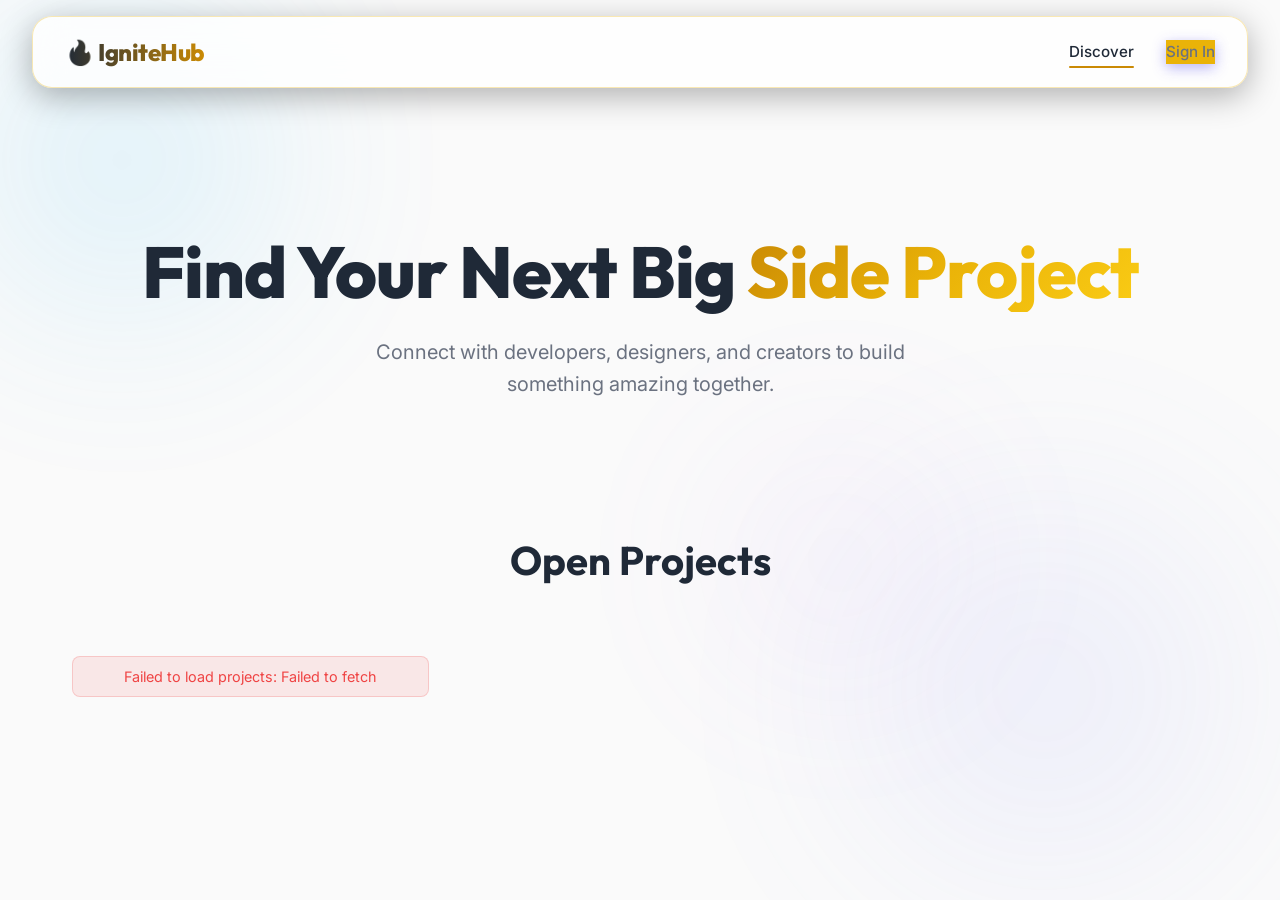
<file: frontend/index.html>
<!DOCTYPE html>
<html lang="en">
<head>
    <meta charset="UTF-8">
    <meta name="viewport" content="width=device-width, initial-scale=1.0">
    <title>IgniteHub | Project Collaboration Hub</title>
    <link rel="stylesheet" href="css/style.css">
    <link href="https://fonts.googleapis.com/css2?family=Inter:wght@300;400;500;600&family=Outfit:wght@500;700;800&display=swap" rel="stylesheet">
</head>
<body>
    <div class="bg-shapes">
        <div class="shape shape-1"></div>
        <div class="shape shape-2"></div>
        <div class="shape shape-3"></div>
    </div>

    <nav class="navbar glass-panel">
        <div class="logo">🔥 IgniteHub</div>
        <div class="nav-links">
            <a href="index.html" class="active">Discover</a>
            <a href="dashboard.html" id="nav-dashboard" style="display: none;">Dashboard</a>
            <a href="auth.html" class="btn-primary" id="nav-login">Sign In</a>
            <button class="btn-secondary" id="nav-logout" style="display: none;">Logout</button>
        </div>
    </nav>

    <header class="hero slide-up">
        <h1>Find Your Next Big <span class="gradient-text">Side Project</span></h1>
        <p>Connect with developers, designers, and creators to build something amazing together.</p>
    </header>

    <main class="container fade-in">
        <div class="section-header">
            <h2>Open Projects</h2>
        </div>
        <div class="projects-grid" id="projects-container">
            <!-- Projects will be dynamically injected here -->
        </div>
    </main>

    <script src="js/api.js"></script>
    <script src="js/app.js"></script>
</body>
</html>
</file>
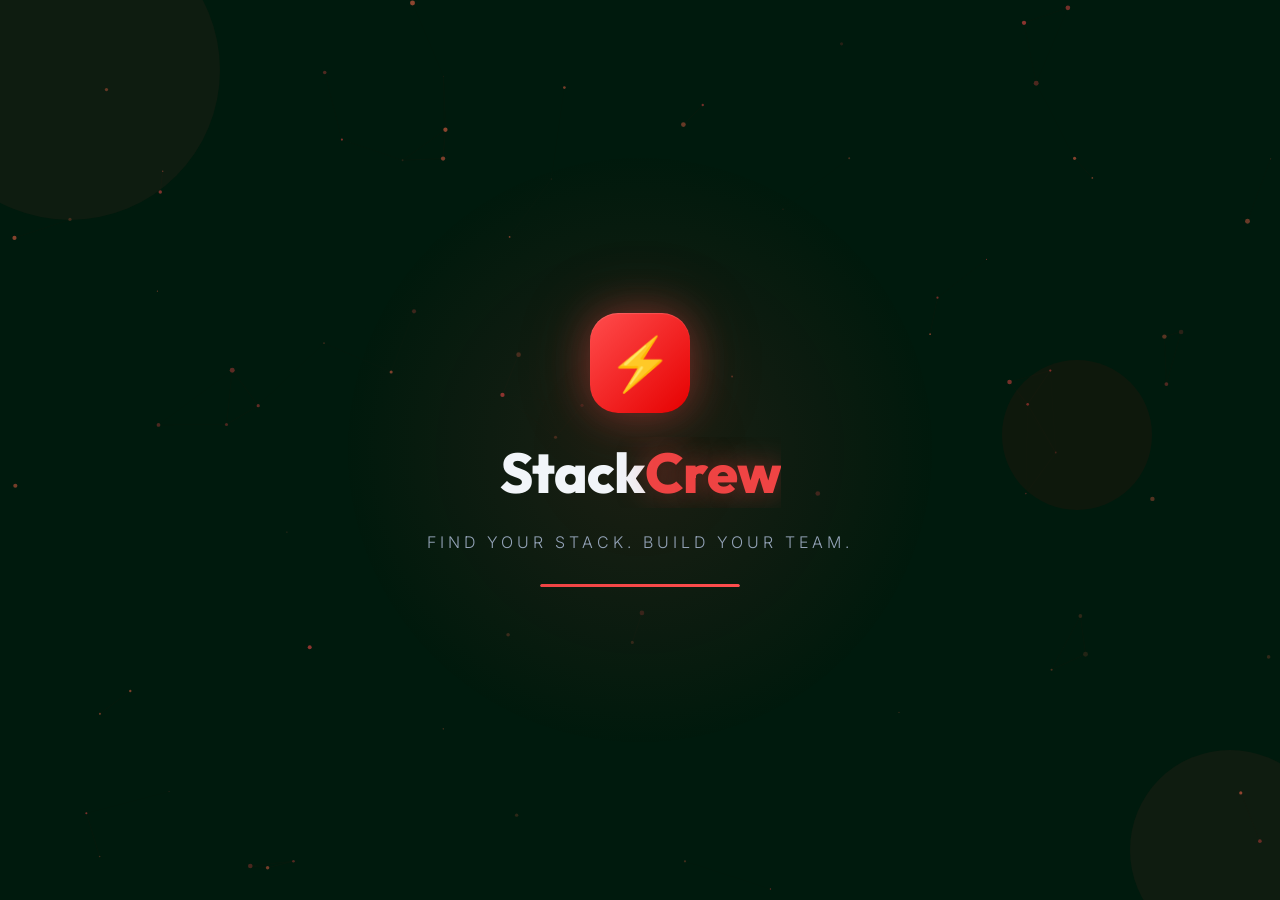
<file: backend/src/main/resources/static/index.html>
<!DOCTYPE html>
<html lang="en">
<head>
    <meta charset="UTF-8">
    <meta name="viewport" content="width=device-width, initial-scale=1.0">
    <title>StackCrew</title>
    <link href="https://fonts.googleapis.com/css2?family=Inter:wght@300;400;500;600&family=Outfit:wght@500;700;800&display=swap" rel="stylesheet">
    <style>
        *, *::before, *::after {
            margin: 0;
            padding: 0;
            box-sizing: border-box;
        }

        body {
            background: #001a0d;
            min-height: 100vh;
            display: flex;
            align-items: center;
            justify-content: center;
            overflow: hidden;
            font-family: 'Outfit', sans-serif;
        }

        /* ─── Particle Canvas ─── */
        #particles {
            position: fixed;
            inset: 0;
            z-index: 0;
        }

        /* ─── Radial glow behind logo ─── */
        .glow-bg {
            position: fixed;
            width: 600px;
            height: 600px;
            border-radius: 50%;
            background: radial-gradient(circle, rgba(239, 68, 68, 0.15) 0%, transparent 70%);
            top: 50%;
            left: 50%;
            transform: translate(-50%, -50%) scale(0);
            animation: glowPulse 3s ease-out 0.2s forwards;
            z-index: 1;
        }

        @keyframes glowPulse {
            0%   { transform: translate(-50%, -50%) scale(0); opacity: 0; }
            50%  { transform: translate(-50%, -50%) scale(1.2); opacity: 1; }
            100% { transform: translate(-50%, -50%) scale(1); opacity: 0.8; }
        }

        /* ─── Main container ─── */
        .splash-container {
            position: relative;
            z-index: 10;
            display: flex;
            flex-direction: column;
            align-items: center;
            gap: 24px;
        }

        /* ─── Lightning bolt icon ─── */
        .logo-icon {
            width: 100px;
            height: 100px;
            border-radius: 28px;
            background: linear-gradient(135deg, #ff4d4d, #e60000);
            display: flex;
            align-items: center;
            justify-content: center;
            font-size: 52px;
            box-shadow:
                0 0 40px rgba(239, 68, 68, 0.4),
                0 0 80px rgba(239, 68, 68, 0.2),
                inset 0 1px 1px rgba(255,255,255,0.15);
            opacity: 0;
            transform: scale(0.3) rotate(-20deg);
            animation: iconEntry 0.8s cubic-bezier(0.34, 1.56, 0.64, 1) 0.3s forwards,
                       iconFloat 3s ease-in-out 1.5s infinite alternate;
        }

        @keyframes iconEntry {
            0%   { opacity: 0; transform: scale(0.3) rotate(-20deg); }
            100% { opacity: 1; transform: scale(1) rotate(0deg); }
        }

        @keyframes iconFloat {
            0%   { transform: translateY(0); }
            100% { transform: translateY(-8px); }
        }

        /* Ring pulse around icon */
        .logo-icon::before,
        .logo-icon::after {
            content: '';
            position: absolute;
            border-radius: 28px;
            border: 2px solid rgba(239, 68, 68, 0.3);
            inset: -12px;
            opacity: 0;
            animation: ringPulse 2s ease-out 1s infinite;
        }
        .logo-icon::after {
            inset: -24px;
            animation-delay: 1.3s;
        }

        @keyframes ringPulse {
            0%   { transform: scale(0.8); opacity: 0.8; }
            100% { transform: scale(1.3); opacity: 0; }
        }

        /* ─── Brand name ─── */
        .brand-name {
            font-size: 56px;
            font-weight: 800;
            letter-spacing: -1px;
            color: #f1f5f9;
            overflow: hidden;
        }

        .brand-name span {
            display: inline-block;
            opacity: 0;
            transform: translateY(40px) rotateX(90deg);
            animation: letterReveal 0.5s cubic-bezier(0.34, 1.56, 0.64, 1) forwards;
        }

        @keyframes letterReveal {
            0%   { opacity: 0; transform: translateY(40px) rotateX(90deg); }
            100% { opacity: 1; transform: translateY(0) rotateX(0deg); }
        }

        .brand-name .red {
            color: #ef4444;
            text-shadow: 0 0 30px rgba(239, 68, 68, 0.5);
        }

        /* ─── Tagline ─── */
        .tagline {
            font-family: 'Inter', sans-serif;
            font-size: 16px;
            font-weight: 300;
            color: #94a3b8;
            letter-spacing: 4px;
            text-transform: uppercase;
            opacity: 0;
            transform: translateY(20px);
            animation: fadeUp 0.8s ease-out 1.6s forwards;
        }

        @keyframes fadeUp {
            0%   { opacity: 0; transform: translateY(20px); }
            100% { opacity: 1; transform: translateY(0); }
        }

        /* ─── Loading bar ─── */
        .loader-track {
            width: 200px;
            height: 3px;
            background: rgba(255, 255, 255, 0.08);
            border-radius: 10px;
            overflow: hidden;
            opacity: 0;
            animation: fadeUp 0.5s ease-out 2s forwards;
            margin-top: 8px;
        }

        .loader-fill {
            width: 0%;
            height: 100%;
            background: linear-gradient(90deg, #ef4444, #ff4d4d, #ef4444);
            background-size: 200% 100%;
            border-radius: 10px;
            animation: loaderGrow 2s ease-in-out 2.2s forwards,
                       loaderShimmer 1s linear 2.2s infinite;
        }

        @keyframes loaderGrow {
            0%   { width: 0%; }
            60%  { width: 75%; }
            100% { width: 100%; }
        }

        @keyframes loaderShimmer {
            0%   { background-position: 200% 0; }
            100% { background-position: -200% 0; }
        }

        /* ─── Fade-out transition ─── */
        .splash-exit {
            animation: exitSplash 0.6s cubic-bezier(0.4, 0, 0.2, 1) forwards;
        }

        @keyframes exitSplash {
            0%   { opacity: 1; transform: scale(1); }
            100% { opacity: 0; transform: scale(1.05); filter: blur(8px); }
        }

        /* ─── Floating shapes (decorative) ─── */
        .deco-shape {
            position: fixed;
            border-radius: 50%;
            opacity: 0.06;
            z-index: 0;
        }
        .deco-shape-1 {
            width: 300px; height: 300px;
            background: #ef4444;
            top: -80px; left: -80px;
            animation: decoFloat 8s ease-in-out infinite alternate;
        }
        .deco-shape-2 {
            width: 200px; height: 200px;
            background: #ff4d4d;
            bottom: -50px; right: -50px;
            animation: decoFloat 6s ease-in-out 1s infinite alternate-reverse;
        }
        .deco-shape-3 {
            width: 150px; height: 150px;
            background: #e60000;
            top: 40%; right: 10%;
            animation: decoFloat 7s ease-in-out 0.5s infinite alternate;
        }

        @keyframes decoFloat {
            0%   { transform: translate(0, 0); }
            100% { transform: translate(20px, -30px); }
        }
    </style>
</head>
<body>
    <canvas id="particles"></canvas>
    <div class="glow-bg"></div>

    <div class="deco-shape deco-shape-1"></div>
    <div class="deco-shape deco-shape-2"></div>
    <div class="deco-shape deco-shape-3"></div>

    <div class="splash-container" id="splashContainer">
        <div class="logo-icon" id="logoIcon">⚡</div>
        <div class="brand-name" id="brandName"></div>
        <div class="tagline">Find your stack. Build your team.</div>
        <div class="loader-track">
            <div class="loader-fill" id="loaderFill"></div>
        </div>
    </div>

    <script>
        // ─── Letter-by-letter reveal ───
        (function() {
            const name = 'StackCrew';
            const container = document.getElementById('brandName');
            const redStart = 5; // 'Crew' starts at index 5

            name.split('').forEach((char, i) => {
                const span = document.createElement('span');
                span.textContent = char;
                span.style.animationDelay = `${0.9 + i * 0.07}s`;
                if (i >= redStart) span.classList.add('red');
                container.appendChild(span);
            });
        })();

        // ─── Particle system ───
        (function() {
            const canvas = document.getElementById('particles');
            const ctx = canvas.getContext('2d');
            let w, h, particles = [];

            function resize() {
                w = canvas.width = window.innerWidth;
                h = canvas.height = window.innerHeight;
            }
            resize();
            window.addEventListener('resize', resize);

            class Particle {
                constructor() { this.reset(); }
                reset() {
                    this.x = Math.random() * w;
                    this.y = Math.random() * h;
                    this.size = Math.random() * 2 + 0.5;
                    this.speedX = (Math.random() - 0.5) * 0.4;
                    this.speedY = (Math.random() - 0.5) * 0.4;
                    this.opacity = Math.random() * 0.5 + 0.1;
                    this.hue = Math.random() > 0.5 ? 0 : 10; // red hues
                }
                update() {
                    this.x += this.speedX;
                    this.y += this.speedY;
                    if (this.x < 0 || this.x > w || this.y < 0 || this.y > h) this.reset();
                }
                draw() {
                    ctx.beginPath();
                    ctx.arc(this.x, this.y, this.size, 0, Math.PI * 2);
                    ctx.fillStyle = `hsla(${this.hue}, 80%, 60%, ${this.opacity})`;
                    ctx.fill();
                }
            }

            for (let i = 0; i < 80; i++) particles.push(new Particle());

            // Draw connections between nearby particles
            function drawConnections() {
                for (let i = 0; i < particles.length; i++) {
                    for (let j = i + 1; j < particles.length; j++) {
                        const dx = particles[i].x - particles[j].x;
                        const dy = particles[i].y - particles[j].y;
                        const dist = Math.sqrt(dx * dx + dy * dy);
                        if (dist < 120) {
                            ctx.beginPath();
                            ctx.moveTo(particles[i].x, particles[i].y);
                            ctx.lineTo(particles[j].x, particles[j].y);
                            ctx.strokeStyle = `rgba(239, 68, 68, ${0.06 * (1 - dist / 120)})`;
                            ctx.lineWidth = 0.5;
                            ctx.stroke();
                        }
                    }
                }
            }

            function animate() {
                ctx.clearRect(0, 0, w, h);
                particles.forEach(p => { p.update(); p.draw(); });
                drawConnections();
                requestAnimationFrame(animate);
            }
            animate();
        })();

        // ─── Auto-redirect after animation ───
        setTimeout(() => {
            document.getElementById('splashContainer').classList.add('splash-exit');
            document.querySelector('.glow-bg').classList.add('splash-exit');
            setTimeout(() => {
                // Check if user is logged in
                const token = localStorage.getItem('token');
                if (token) {
                    window.location.href = '/discover.html';
                } else {
                    window.location.href = '/auth.html';
                }
            }, 600);
        }, 4200);
    </script>
</body>
</html>
</file>
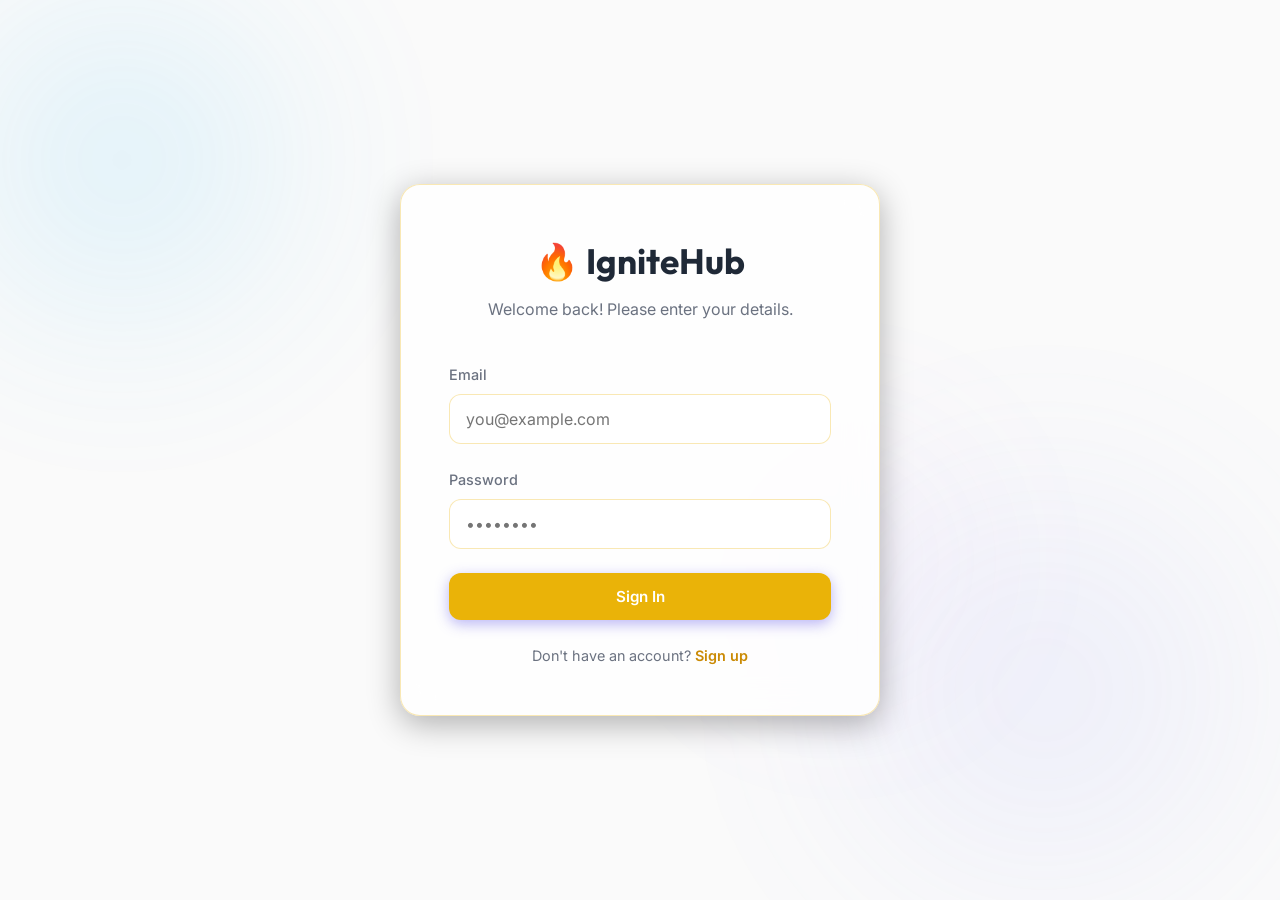
<file: frontend/auth.html>
<!DOCTYPE html>
<html lang="en">
<head>
    <meta charset="UTF-8">
    <meta name="viewport" content="width=device-width, initial-scale=1.0">
    <title>Sign In | IgniteHub</title>
    <link rel="stylesheet" href="css/style.css">
    <link href="https://fonts.googleapis.com/css2?family=Inter:wght@300;400;500;600&family=Outfit:wght@500;700;800&display=swap" rel="stylesheet">
</head>
<body class="auth-page">
    <div class="bg-shapes">
        <div class="shape shape-1"></div>
        <div class="shape shape-2"></div>
        <div class="shape shape-3"></div>
    </div>

    <div class="auth-container glass-panel slide-up">
        <div class="auth-header">
            <h2>🔥 IgniteHub</h2>
            <p id="auth-subtitle">Welcome back! Please enter your details.</p>
        </div>

        <!-- Login Form -->
        <form id="login-form" class="auth-form">
            <div class="form-group">
                <label for="login-email">Email</label>
                <input type="email" id="login-email" required placeholder="you@example.com">
            </div>
            <div class="form-group">
                <label for="login-password">Password</label>
                <input type="password" id="login-password" required placeholder="••••••••">
            </div>
            <button type="submit" class="btn-primary w-100">Sign In</button>
            <p class="auth-switch">Don't have an account? <a href="#" id="show-signup">Sign up</a></p>
        </form>

        <!-- Signup Form -->
        <form id="signup-form" class="auth-form hidden">
            <div class="form-group">
                <label for="signup-name">Full Name</label>
                <input type="text" id="signup-name" required placeholder="John Doe">
            </div>
            <div class="form-group">
                <label for="signup-email">Email</label>
                <input type="email" id="signup-email" required placeholder="you@example.com">
            </div>
            <div class="form-group">
                <label for="signup-password">Password</label>
                <input type="password" id="signup-password" required placeholder="••••••••">
            </div>
            <button type="submit" class="btn-primary w-100">Create Account</button>
            <p class="auth-switch">Already have an account? <a href="#" id="show-login">Sign in</a></p>
        </form>
        
        <div id="auth-error" class="error-message"></div>
    </div>

    <script src="js/api.js"></script>
    <script src="js/auth.js"></script>
</body>
</html>
</file>
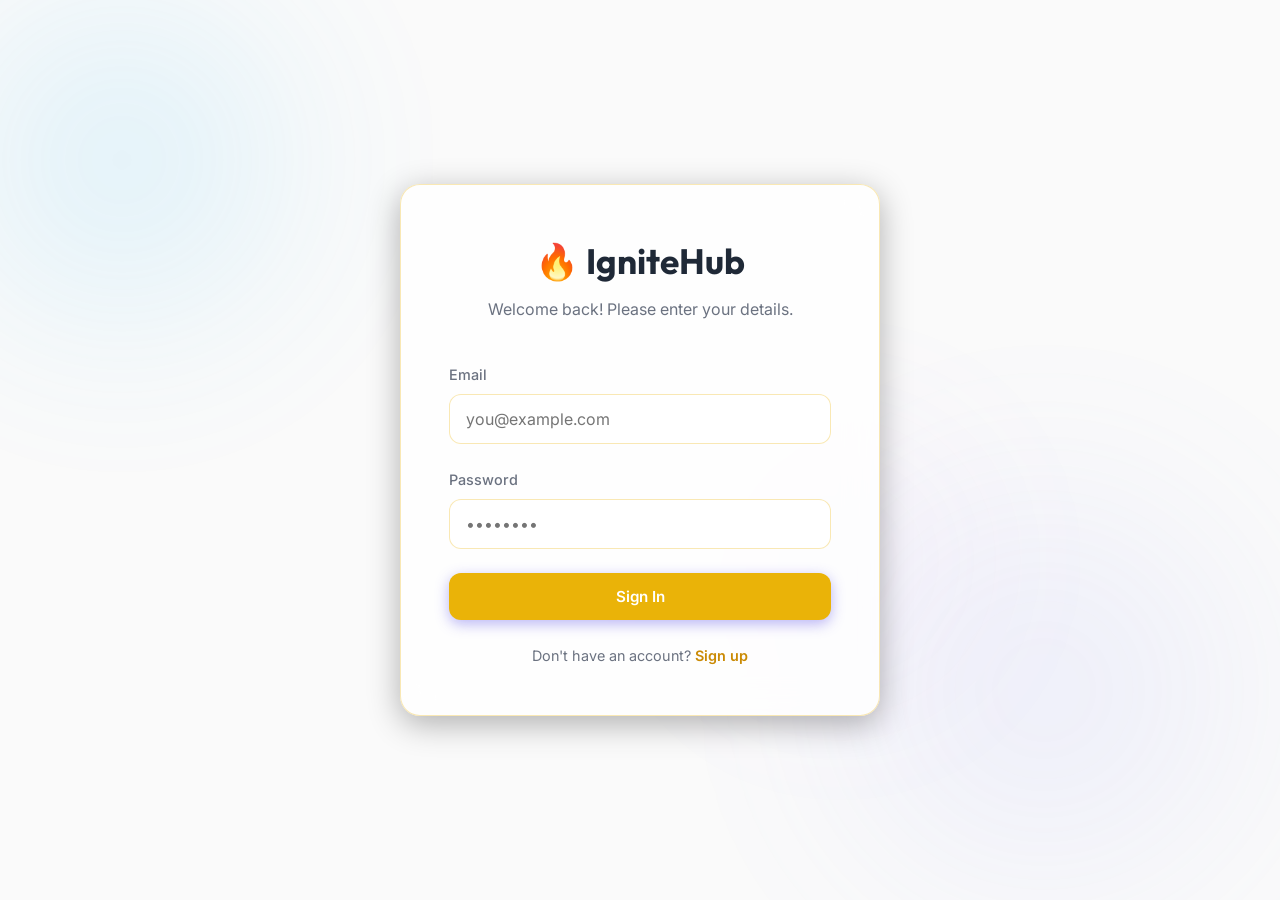
<file: frontend/dashboard.html>
<!DOCTYPE html>
<html lang="en">
<head>
    <meta charset="UTF-8">
    <meta name="viewport" content="width=device-width, initial-scale=1.0">
    <title>Dashboard | IgniteHub</title>
    <link rel="stylesheet" href="css/style.css">
    <link href="https://fonts.googleapis.com/css2?family=Inter:wght@300;400;500;600&family=Outfit:wght@500;700;800&display=swap" rel="stylesheet">
</head>
<body>
    <div class="bg-shapes">
        <div class="shape shape-1"></div>
        <div class="shape shape-2"></div>
        <div class="shape shape-3"></div>
    </div>

    <nav class="navbar glass-panel">
        <div class="logo">🔥 IgniteHub</div>
        <div class="nav-links">
            <a href="index.html">Discover</a>
            <a href="dashboard.html" class="active">Dashboard</a>
            <button class="btn-secondary" id="nav-logout">Logout</button>
        </div>
    </nav>

    <main class="container fade-in">
        <header class="dashboard-header">
            <div>
                <h2>Welcome to your <span class="gradient-text">Dashboard</span></h2>
                <p>Manage your projects and applications</p>
            </div>
            <button class="btn-primary glow-effect" id="btn-create-project">+ New Project</button>
        </header>

        <!-- Create Project Modal -->
        <div id="create-project-modal" class="modal hidden">
            <div class="modal-content glass-panel slide-up">
                <span class="close-modal">&times;</span>
                <h3>Create New Project</h3>
                <form id="create-project-form">
                    <div class="form-group">
                        <label for="proj-title">Project Title</label>
                        <input type="text" id="proj-title" required>
                    </div>
                    <div class="form-group">
                        <label for="proj-desc">Description</label>
                        <textarea id="proj-desc" rows="4" required></textarea>
                    </div>
                    <div class="form-group">
                        <label for="proj-stack">Tech Stack (comma separated)</label>
                        <input type="text" id="proj-stack" required placeholder="e.g. React, Node.js, MongoDB">
                    </div>
                    <button type="submit" class="btn-primary w-100">Publish Project</button>
                </form>
            </div>
        </div>

        <div class="dashboard-grid">
            <section class="dashboard-section glass-panel">
                <h3>My Projects</h3>
                <div class="list-container" id="my-projects-list">
                    <!-- Projects injected here -->
                </div>
            </section>
            
            <section class="dashboard-section glass-panel">
                <h3>My Applications</h3>
                <div class="list-container" id="my-applications-list">
                    <!-- Applications injected here -->
                </div>
            </section>
        </div>
    </main>

    <script src="js/api.js"></script>
    <script src="js/dashboard.js"></script>
</body>
</html>
</file>
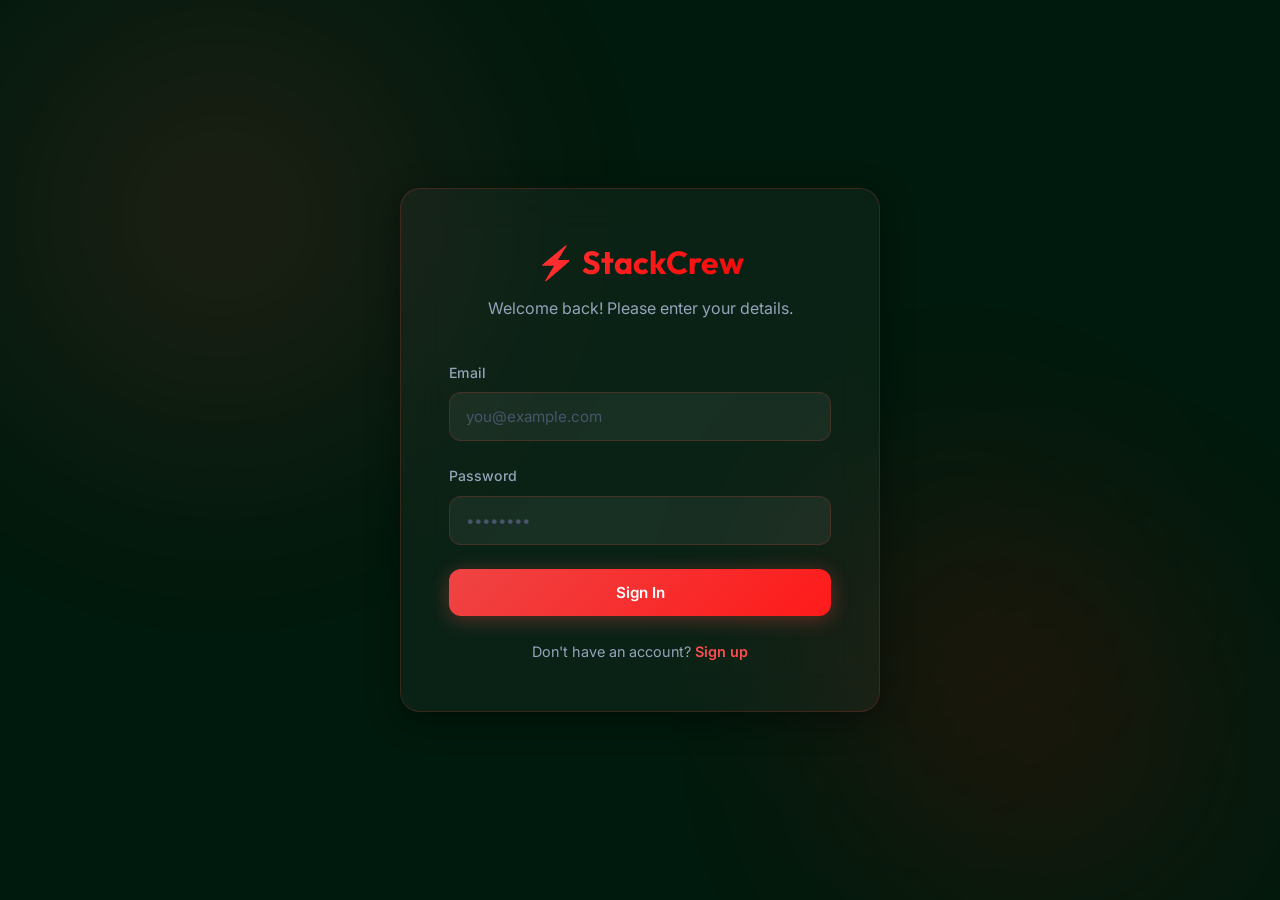
<file: backend/src/main/resources/static/auth.html>
<!DOCTYPE html>
<html lang="en">
<head>
    <meta charset="UTF-8">
    <meta name="viewport" content="width=device-width, initial-scale=1.0">
    <meta name="description" content="Sign in to StackCrew — the developer collaboration platform.">
    <title>Sign In | StackCrew</title>
    <link rel="stylesheet" href="css/style.css">
    <link href="https://fonts.googleapis.com/css2?family=Inter:wght@300;400;500;600&family=Outfit:wght@500;700;800&display=swap" rel="stylesheet">
</head>
<body class="auth-page">
    <div class="bg-shapes">
        <div class="shape shape-1"></div>
        <div class="shape shape-2"></div>
        <div class="shape shape-3"></div>
    </div>

    <div class="auth-container glass-panel slide-up">
        <div class="auth-header">
            <h2>⚡ StackCrew</h2>
            <p id="auth-subtitle">Welcome back! Please enter your details.</p>
        </div>

        <!-- Login Form -->
        <form id="login-form" class="auth-form">
            <div class="form-group">
                <label for="login-email">Email</label>
                <input type="email" id="login-email" required placeholder="you@example.com">
            </div>
            <div class="form-group">
                <label for="login-password">Password</label>
                <input type="password" id="login-password" required placeholder="••••••••">
            </div>
            <button type="submit" class="btn-primary w-100">Sign In</button>
            <p class="auth-switch">Don't have an account? <a href="#" id="show-signup">Sign up</a></p>
        </form>

        <!-- Signup Form -->
        <form id="signup-form" class="auth-form hidden">
            <div class="form-group">
                <label for="signup-name">Full Name</label>
                <input type="text" id="signup-name" required placeholder="John Doe">
            </div>
            <div class="form-group">
                <label for="signup-email">Email</label>
                <input type="email" id="signup-email" required placeholder="you@example.com">
            </div>
            <div class="form-group">
                <label for="signup-password">Password</label>
                <input type="password" id="signup-password" required placeholder="••••••••">
            </div>

            <button type="submit" class="btn-primary w-100">Create Account</button>
            <p class="auth-switch">Already have an account? <a href="#" id="show-login">Sign in</a></p>
        </form>

        <div id="auth-error" class="error-message"></div>
    </div>

    <script src="js/api.js"></script>
    <script src="js/auth.js"></script>
</body>
</html>
</file>
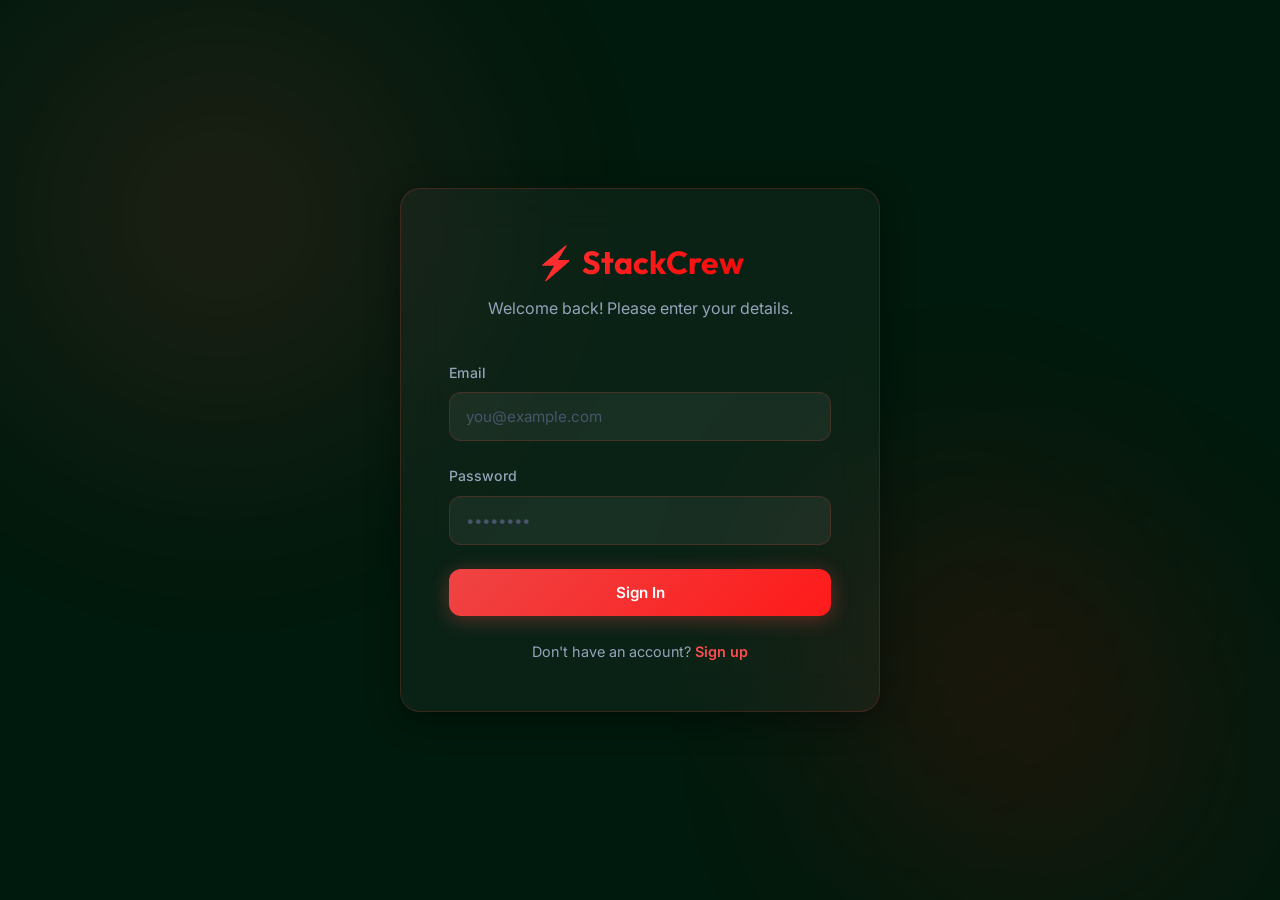
<file: backend/src/main/resources/static/dashboard.html>
<!DOCTYPE html>
<html lang="en">
<head>
    <meta charset="UTF-8">
    <meta name="viewport" content="width=device-width, initial-scale=1.0">
    <meta name="description" content="StackCrew Dashboard — Manage your projects, applications, and team collaborations.">
    <title>Dashboard | StackCrew</title>
    <link rel="stylesheet" href="css/style.css">
    <link href="https://fonts.googleapis.com/css2?family=Inter:wght@300;400;500;600&family=Outfit:wght@500;700;800&display=swap" rel="stylesheet">
</head>
<body>
    <div class="bg-shapes">
        <div class="shape shape-1"></div>
        <div class="shape shape-2"></div>
        <div class="shape shape-3"></div>
    </div>

    <nav class="navbar glass-panel">
        <div class="logo">⚡ StackCrew</div>
        <div class="nav-links">
            <a href="discover.html">Discover</a>
            <a href="dashboard.html" class="active">Dashboard</a>
            <button class="btn-secondary" id="nav-logout">Logout</button>
        </div>
    </nav>

    <main class="container fade-in">
        <header class="dashboard-header">
            <div>
                <h2>Welcome, <span id="user-name-display" class="gradient-text">Developer</span></h2>
                <p id="dashboard-role-desc">Post projects, edit profile, and request to collaborate with others.</p>
            </div>
            <button class="btn-primary glow-effect" id="btn-create-project">+ New Project</button>
        </header>

        <!-- Create Project Modal -->
        <div id="create-project-modal" class="modal hidden">
            <div class="modal-content glass-panel slide-up">
                <span class="close-modal">&times;</span>
                <h3>Create New Project</h3>
                <form id="create-project-form">
                    <div class="form-group inline-btn-group">
                        <div style="flex-grow: 1;">
                            <label for="proj-github-sync">GitHub Repo URL (Optional Sync)</label>
                            <input type="url" id="proj-github-sync" placeholder="https://github.com/user/repo">
                        </div>
                        <button type="button" class="btn-secondary" id="btn-github-sync" style="margin-top: 1.6rem; padding: 0.8rem 1.2rem; font-size: 0.85rem; white-space: nowrap;">⚡ Sync Repo</button>
                    </div>
                    <div id="github-sync-status" style="font-size: 0.82rem; margin-top: -1rem; margin-bottom: 1rem; font-weight: 500;"></div>

                    <div class="form-group">
                        <label for="proj-title">Project Title</label>
                        <input type="text" id="proj-title" required placeholder="e.g. AI Resume Builder">
                    </div>
                    <div class="form-group">
                        <label for="proj-desc">Description</label>
                        <textarea id="proj-desc" rows="4" required placeholder="Describe what you're building and what problem it solves..."></textarea>
                    </div>
                    <div class="form-group">
                        <label for="proj-stack">Tech Stack (comma separated)</label>
                        <input type="text" id="proj-stack" required placeholder="e.g. React, Node.js, MongoDB">
                    </div>
                    <div class="form-group">
                        <label for="proj-reqs">Required Skills / Roles (comma separated)</label>
                        <input type="text" id="proj-reqs" required placeholder="e.g. Backend Dev, UI/UX Designer">
                    </div>
                    <div class="form-group">
                        <label for="proj-commitment">Commitment Level</label>
                        <select id="proj-commitment" class="form-select">
                            <option value="Casual">🌱 Casual (1–3 hrs/week)</option>
                            <option value="Part-time">⚡ Part-time (5–10 hrs/week)</option>
                            <option value="Full-time">🚀 Full-time (20+ hrs/week)</option>
                        </select>
                    </div>
                    <button type="submit" class="btn-primary w-100">Publish Project</button>
                </form>
            </div>
        </div>

        <div class="dashboard-grid" id="dashboard-grid-container">
            <!-- Left Column: Projects -->
            <div style="display: flex; flex-direction: column; gap: 2rem;">
                <!-- Recommended Projects -->
                <section id="collaborator-projects-section" class="dashboard-section glass-panel">
                    <h3>🎯 Recommended For You</h3>
                    <div class="list-container" id="recommended-projects-list">
                        <!-- Recommended projects injected here -->
                    </div>
                </section>

                <!-- My Published Projects -->
                <section id="creator-section" class="dashboard-section glass-panel">
                    <h3>📦 My Published Projects</h3>
                    <div class="list-container" id="my-projects-list">
                        <!-- Projects injected here -->
                    </div>
                </section>
            </div>

            <!-- Right Column: Profile & Info -->
            <div style="display: flex; flex-direction: column; gap: 2rem;">
                <!-- My Profile Section -->
                <section class="dashboard-section glass-panel">
                    <h3>👤 My Profile</h3>
                    <form id="profile-form" style="display: flex; flex-direction: column; gap: 1rem; margin-top: 1rem;">
                        <div class="form-group" style="margin-bottom: 0;">
                            <label for="profile-name">Full Name</label>
                            <input type="text" id="profile-name" required>
                        </div>
                        <div class="form-group" style="margin-bottom: 0;">
                            <label for="profile-skills">My Skills (comma separated)</label>
                            <input type="text" id="profile-skills" placeholder="e.g. React, Java, Node.js">
                        </div>
                        <div class="form-group" style="margin-bottom: 0;">
                            <label for="profile-github">GitHub Profile URL</label>
                            <input type="url" id="profile-github" placeholder="https://github.com/yourusername">
                        </div>
                        <button type="submit" class="btn-primary w-100" style="padding: 0.75rem;">Save Profile</button>
                    </form>
                </section>

                <!-- My Notifications -->
                <section class="dashboard-section glass-panel">
                    <h3>🔔 Notifications</h3>
                    <div class="list-container" id="notifications-list">
                        <!-- Notifications injected here -->
                    </div>
                </section>

                <!-- My Applications -->
                <section class="dashboard-section glass-panel">
                    <h3>📋 My Applications</h3>
                    <div class="list-container" id="my-applications-list">
                        <!-- Applications injected here -->
                    </div>
                </section>
            </div>
        </div>
    </main>

    <script src="js/api.js?v=3"></script>
    <script src="js/dashboard.js?v=3"></script>
</body>
</html>
</file>
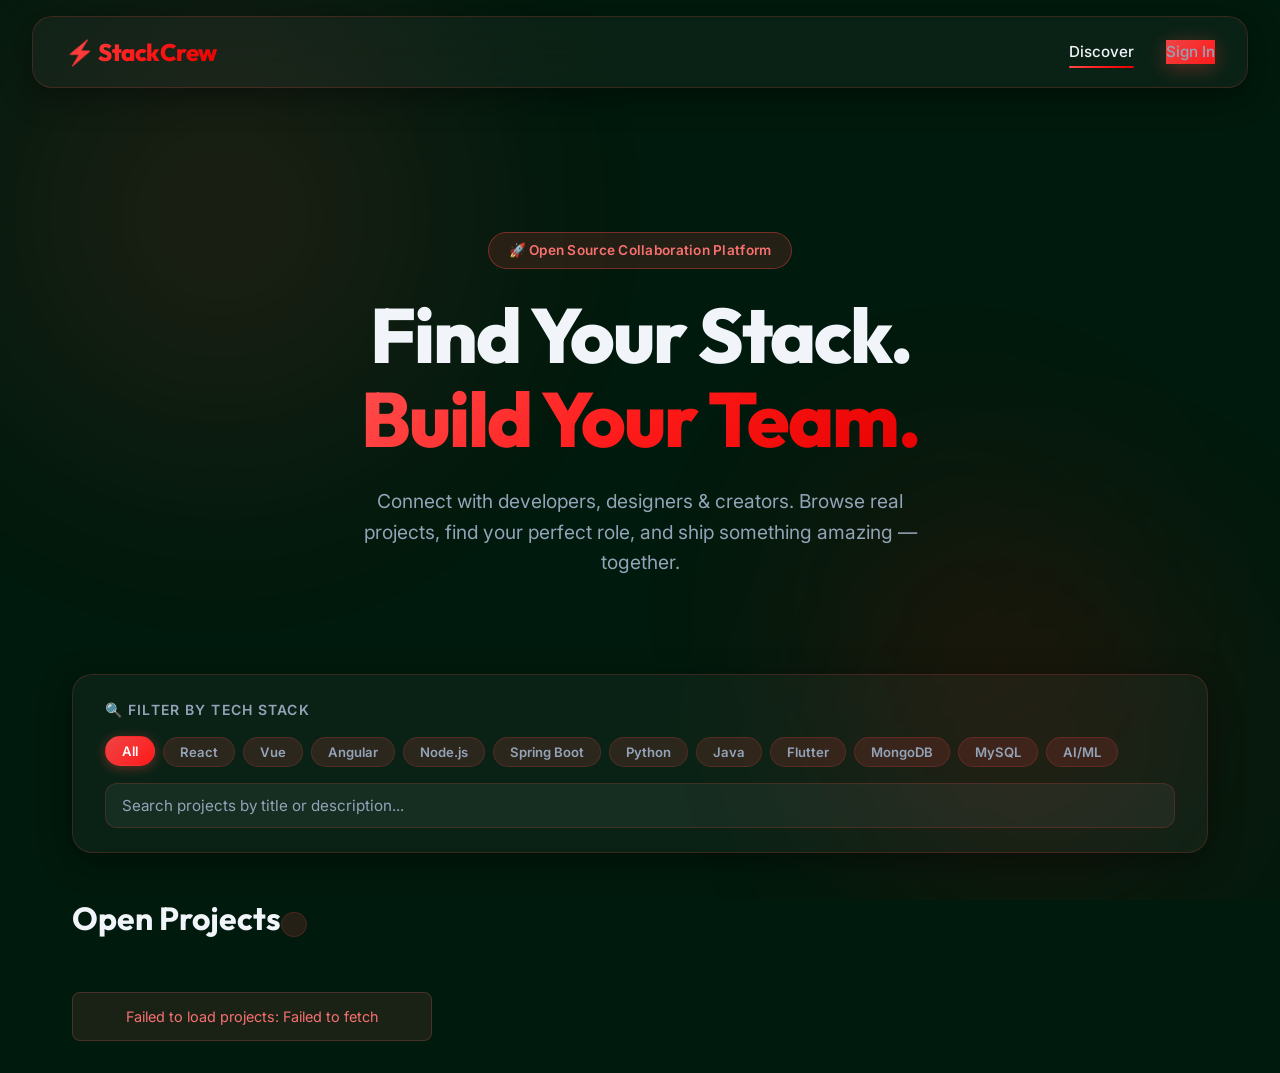
<file: backend/src/main/resources/static/discover.html>
<!DOCTYPE html>
<html lang="en">
<head>
    <meta charset="UTF-8">
    <meta name="viewport" content="width=device-width, initial-scale=1.0">
    <meta name="description" content="StackCrew — Find your stack, build your team, ship together. The developer collaboration platform where skills meet opportunity.">
    <title>StackCrew | Find Your Stack. Build Your Team.</title>
    <link rel="stylesheet" href="css/style.css">
    <link href="https://fonts.googleapis.com/css2?family=Inter:wght@300;400;500;600&family=Outfit:wght@500;700;800&display=swap" rel="stylesheet">
</head>
<body>
    <div class="bg-shapes">
        <div class="shape shape-1"></div>
        <div class="shape shape-2"></div>
        <div class="shape shape-3"></div>
    </div>

    <nav class="navbar glass-panel">
        <div class="logo">⚡ StackCrew</div>
        <div class="nav-links">
            <a href="discover.html" class="active">Discover</a>
            <a href="dashboard.html" id="nav-dashboard" style="display: none;">Dashboard</a>
            <a href="auth.html" class="btn-primary" id="nav-login">Sign In</a>
            <button class="btn-secondary" id="nav-logout" style="display: none;">Logout</button>
        </div>
    </nav>

    <header class="hero slide-up">
        <div class="hero-badge">🚀 Open Source Collaboration Platform</div>
        <h1>Find Your Stack.<br><span class="gradient-text">Build Your Team.</span></h1>
        <p>Connect with developers, designers & creators. Browse real projects, find your perfect role, and ship something amazing — together.</p>
    </header>

    <main class="container fade-in">
        <!-- Filter Bar -->
        <div class="filter-bar glass-panel">
            <div class="filter-title">🔍 Filter by Tech Stack</div>
            <div class="filter-tags" id="filter-tags">
                <button class="filter-tag active" data-tag="all">All</button>
                <button class="filter-tag" data-tag="React">React</button>
                <button class="filter-tag" data-tag="Vue">Vue</button>
                <button class="filter-tag" data-tag="Angular">Angular</button>
                <button class="filter-tag" data-tag="Node.js">Node.js</button>
                <button class="filter-tag" data-tag="Spring Boot">Spring Boot</button>
                <button class="filter-tag" data-tag="Python">Python</button>
                <button class="filter-tag" data-tag="Java">Java</button>
                <button class="filter-tag" data-tag="Flutter">Flutter</button>
                <button class="filter-tag" data-tag="MongoDB">MongoDB</button>
                <button class="filter-tag" data-tag="MySQL">MySQL</button>
                <button class="filter-tag" data-tag="AI/ML">AI/ML</button>
            </div>
            <div class="filter-search">
                <input type="text" id="search-input" placeholder="Search projects by title or description..." />
            </div>
        </div>

        <div class="section-header">
            <h2>Open Projects <span id="project-count" class="count-badge"></span></h2>
        </div>
        <div class="projects-grid" id="projects-container">
            <!-- Projects dynamically injected here -->
        </div>
    </main>

    <script src="js/api.js?v=3"></script>
    <script src="js/app.js?v=3"></script>
</body>
</html>
</file>
<file: frontend/css/style.css>
:root {
    /* Color Palette */
    --bg-dark: #fafafa;
    --bg-panel: rgba(255, 255, 255, 0.8);
    --bg-panel-hover: #ffffff;
    --border-color: rgba(234, 179, 8, 0.3);
    --border-highlight: rgba(234, 179, 8, 0.7);
    
    /* Typography Colors */
    --text-main: #1f2937;
    --text-muted: #6b7280;
    
    /* Accents */
    --primary: #eab308;
    --primary-hover: #ca8a04;
    --secondary: #fef08a;
    --secondary-hover: #fde047;
    
    /* Gradients */
    --gradient-1: #ca8a04;
    --gradient-2: #eab308;
    --gradient-3: #facc15;
    --gradient-glow: linear-gradient(135deg, var(--gradient-1), var(--gradient-2), var(--gradient-3));
    
    --error: #ef4444;
    --success: #10b981;
}

/* Base Styles */
* {
    margin: 0;
    padding: 0;
    box-sizing: border-box;
}

body {
    font-family: 'Inter', sans-serif;
    background-color: var(--bg-dark);
    color: var(--text-main);
    min-height: 100vh;
    display: flex;
    flex-direction: column;
    overflow-x: hidden;
    position: relative;
    line-height: 1.6;
}

h1, h2, h3, h4, .logo {
    font-family: 'Outfit', sans-serif;
}

/* Custom Scrollbar */
::-webkit-scrollbar {
    width: 8px;
}
::-webkit-scrollbar-track {
    background: var(--bg-dark);
}
::-webkit-scrollbar-thumb {
    background: var(--secondary);
    border-radius: 4px;
}
::-webkit-scrollbar-thumb:hover {
    background: var(--secondary-hover);
}

/* Background Animated Shapes */
.bg-shapes {
    position: fixed;
    top: 0; left: 0; right: 0; bottom: 0;
    z-index: -1;
    overflow: hidden;
    pointer-events: none;
}

.shape {
    position: absolute;
    border-radius: 50%;
    filter: blur(80px);
    opacity: 0.4;
    animation: float 20s infinite alternate ease-in-out;
}

.shape-1 {
    top: -10%; left: -10%;
    width: 500px; height: 500px;
    background: radial-gradient(circle, rgba(56,189,248,0.4) 0%, rgba(0,0,0,0) 70%);
}

.shape-2 {
    bottom: -10%; right: -5%;
    width: 600px; height: 600px;
    background: radial-gradient(circle, rgba(129,140,248,0.3) 0%, rgba(0,0,0,0) 70%);
    animation-delay: -5s;
}

.shape-3 {
    top: 40%; left: 50%;
    width: 400px; height: 400px;
    background: radial-gradient(circle, rgba(192,132,252,0.2) 0%, rgba(0,0,0,0) 70%);
    animation-delay: -10s;
}

@keyframes float {
    0% { transform: translate(0, 0) scale(1); }
    50% { transform: translate(50px, 30px) scale(1.1); }
    100% { transform: translate(-30px, 50px) scale(0.9); }
}

/* Utilities */
.container {
    max-width: 1200px;
    margin: 0 auto;
    padding: 2rem;
    width: 100%;
}

.gradient-text {
    background: var(--gradient-glow);
    -webkit-background-clip: text;
    -webkit-text-fill-color: transparent;
    display: inline-block;
}

.glass-panel {
    background: var(--bg-panel);
    backdrop-filter: blur(16px);
    -webkit-backdrop-filter: blur(16px);
    border: 1px solid var(--border-color);
    border-radius: 20px;
    box-shadow: 0 8px 32px rgba(0, 0, 0, 0.3);
    transition: all 0.3s ease;
}

.w-100 { width: 100%; }
.hidden { display: none !important; }

/* Animations */
.fade-in {
    animation: fadeIn 0.8s ease forwards;
}

.slide-up {
    animation: slideUp 0.8s cubic-bezier(0.16, 1, 0.3, 1) forwards;
}

@keyframes fadeIn {
    from { opacity: 0; }
    to { opacity: 1; }
}

@keyframes slideUp {
    from { opacity: 0; transform: translateY(40px); }
    to { opacity: 1; transform: translateY(0); }
}

/* Buttons */
button {
    cursor: pointer;
    font-weight: 600;
    font-family: 'Inter', sans-serif;
    border: none;
    border-radius: 12px;
    padding: 0.875rem 1.75rem;
    font-size: 0.95rem;
    transition: all 0.3s cubic-bezier(0.4, 0, 0.2, 1);
    position: relative;
    overflow: hidden;
}

.btn-primary {
    background: var(--primary);
    color: white;
    box-shadow: 0 4px 14px rgba(79, 70, 229, 0.4);
}

.btn-primary:hover {
    background: var(--primary-hover);
    transform: translateY(-2px);
    box-shadow: 0 6px 20px rgba(79, 70, 229, 0.6);
}

.btn-secondary {
    background: var(--secondary);
    color: white;
    border: 1px solid var(--border-color);
}

.btn-secondary:hover {
    background: var(--secondary-hover);
    transform: translateY(-2px);
    border-color: var(--border-highlight);
}

.glow-effect::before {
    content: '';
    position: absolute;
    top: 0; left: -100%;
    width: 100%; height: 100%;
    background: linear-gradient(90deg, transparent, rgba(255,255,255,0.2), transparent);
    transition: left 0.5s ease;
}

.glow-effect:hover::before {
    left: 100%;
}

/* Navigation */
.navbar {
    display: flex;
    justify-content: space-between;
    align-items: center;
    padding: 1rem 2rem;
    margin: 1rem 2rem;
    position: sticky;
    top: 1rem;
    z-index: 100;
}

.logo {
    font-size: 1.5rem;
    font-weight: 800;
    letter-spacing: -0.5px;
    background: linear-gradient(to right, var(--text-main), var(--primary-hover));
    -webkit-background-clip: text;
    -webkit-text-fill-color: transparent;
}

.nav-links {
    display: flex;
    gap: 2rem;
    align-items: center;
}

.nav-links a {
    color: var(--text-muted);
    text-decoration: none;
    font-weight: 500;
    font-size: 0.95rem;
    transition: color 0.2s;
    position: relative;
}

.nav-links a:hover, .nav-links a.active {
    color: var(--text-main);
}

.nav-links a:not(.btn-primary)::after {
    content: '';
    position: absolute;
    bottom: -4px;
    left: 0;
    width: 0%;
    height: 2px;
    background: var(--gradient-1);
    transition: width 0.3s ease;
    border-radius: 2px;
}

.nav-links a:not(.btn-primary):hover::after,
.nav-links a.active:not(.btn-primary)::after {
    width: 100%;
}

/* Hero Section */
.hero {
    text-align: center;
    padding: 8rem 2rem 6rem;
    display: flex;
    flex-direction: column;
    align-items: center;
    justify-content: center;
}

.hero h1 {
    font-size: clamp(2.5rem, 6vw, 4.5rem);
    margin-bottom: 1.5rem;
    line-height: 1.1;
    font-weight: 800;
    letter-spacing: -1px;
}

.hero p {
    font-size: clamp(1rem, 2vw, 1.25rem);
    color: var(--text-muted);
    max-width: 600px;
    margin: 0 auto;
    font-weight: 400;
}

/* Projects Grid */
.section-header {
    margin-bottom: 3rem;
    text-align: center;
}

.section-header h2 {
    font-size: 2.5rem;
    font-weight: 700;
}

.projects-grid {
    display: grid;
    grid-template-columns: repeat(auto-fill, minmax(320px, 1fr));
    gap: 2rem;
}

.project-card {
    padding: 2rem;
    background: var(--bg-panel);
    border: 1px solid var(--border-color);
    border-radius: 20px;
    transition: transform 0.4s cubic-bezier(0.175, 0.885, 0.32, 1.275), box-shadow 0.4s ease, border-color 0.4s ease;
    display: flex;
    flex-direction: column;
}

.project-card:hover {
    transform: translateY(-8px);
    box-shadow: 0 20px 40px rgba(0,0,0,0.4);
    border-color: var(--border-highlight);
    background: var(--bg-panel-hover);
}

.project-title {
    font-size: 1.4rem;
    margin-bottom: 0.75rem;
    font-weight: 700;
}

.project-desc {
    color: var(--text-muted);
    font-size: 0.95rem;
    margin-bottom: 2rem;
    line-height: 1.6;
    flex-grow: 1;
}

.tech-stack {
    display: flex;
    flex-wrap: wrap;
    gap: 0.5rem;
    margin-bottom: 1.5rem;
}

.tech-badge {
    background: rgba(234, 179, 8, 0.1);
    color: var(--primary-hover);
    padding: 0.35rem 0.85rem;
    border-radius: 999px;
    font-size: 0.8rem;
    font-weight: 600;
    border: 1px solid rgba(234, 179, 8, 0.2);
}

/* Forms & Auth */
.auth-page {
    display: flex;
    align-items: center;
    justify-content: center;
}

.auth-container {
    width: 100%;
    max-width: 480px;
    padding: 3rem;
    margin: 2rem;
}

.auth-header {
    text-align: center;
    margin-bottom: 2.5rem;
}

.auth-header h2 {
    font-size: 2.2rem;
    margin-bottom: 0.5rem;
}

.auth-header p {
    color: var(--text-muted);
}

.form-group {
    margin-bottom: 1.5rem;
}

.form-group label {
    display: block;
    margin-bottom: 0.5rem;
    font-size: 0.9rem;
    color: var(--text-muted);
    font-weight: 500;
}

.form-group input, .form-group textarea {
    width: 100%;
    padding: 0.875rem 1rem;
    background: #ffffff;
    border: 1px solid var(--border-color);
    border-radius: 12px;
    color: var(--text-main);
    font-size: 1rem;
    transition: all 0.3s ease;
    font-family: 'Inter', sans-serif;
}

.form-group input:focus, .form-group textarea:focus {
    outline: none;
    border-color: var(--primary);
    box-shadow: 0 0 0 3px rgba(234, 179, 8, 0.2);
    background: #ffffff;
}

.auth-switch {
    text-align: center;
    margin-top: 1.5rem;
    font-size: 0.9rem;
    color: var(--text-muted);
}

.auth-switch a {
    color: var(--gradient-1);
    text-decoration: none;
    font-weight: 600;
    transition: color 0.2s;
}

.auth-switch a:hover {
    color: white;
}

.error-message {
    color: var(--error);
    text-align: center;
    margin-top: 1rem;
    font-size: 0.9rem;
    background: rgba(239, 68, 68, 0.1);
    padding: 0.5rem;
    border-radius: 8px;
    border: 1px solid rgba(239, 68, 68, 0.2);
    display: none;
}
.error-message:not(:empty) {
    display: block;
}

/* Dashboard */
.dashboard-header {
    display: flex;
    justify-content: space-between;
    align-items: center;
    margin-bottom: 3rem;
}

.dashboard-header h2 {
    font-size: 2.2rem;
}

.dashboard-header p {
    color: var(--text-muted);
    margin-top: 0.5rem;
}

.dashboard-grid {
    display: grid;
    grid-template-columns: repeat(auto-fit, minmax(400px, 1fr));
    gap: 2rem;
    align-items: start;
}

.dashboard-section {
    padding: 2rem;
}

.dashboard-section h3 {
    margin-bottom: 1.5rem;
    font-size: 1.5rem;
    padding-bottom: 1rem;
    border-bottom: 1px solid var(--border-color);
}

/* Modal */
.modal {
    position: fixed;
    top: 0; left: 0; width: 100%; height: 100%;
    background: rgba(0,0,0,0.6);
    backdrop-filter: blur(8px);
    display: flex;
    align-items: center;
    justify-content: center;
    z-index: 1000;
    opacity: 0;
    visibility: hidden;
    transition: all 0.3s ease;
}

.modal:not(.hidden) {
    opacity: 1;
    visibility: visible;
}

.modal-content {
    width: 100%;
    max-width: 550px;
    padding: 2.5rem;
    position: relative;
}

.modal-content h3 {
    font-size: 1.8rem;
    margin-bottom: 2rem;
}

.close-modal {
    position: absolute;
    top: 1.5rem;
    right: 1.5rem;
    font-size: 2rem;
    cursor: pointer;
    color: var(--text-muted);
    transition: color 0.2s;
    line-height: 1;
}

.close-modal:hover {
    color: white;
}

.list-container {
    display: flex;
    flex-direction: column;
    gap: 1rem;
}

.list-item {
    padding: 1.25rem;
    background: rgba(255, 255, 255, 0.03);
    border: 1px solid var(--border-color);
    border-radius: 12px;
    display: flex;
    justify-content: space-between;
    align-items: center;
    transition: all 0.2s ease;
}

.list-item:hover {
    background: rgba(255, 255, 255, 0.05);
    border-color: var(--border-highlight);
}

@media (max-width: 768px) {
    .dashboard-grid {
        grid-template-columns: 1fr;
    }
    .hero h1 {
        font-size: 2.5rem;
    }
    .navbar {
        flex-direction: column;
        gap: 1rem;
    }
}
</file>
<file: backend/src/main/resources/static/css/style.css>
:root {
    /* Dark Premium Color Palette */
    --bg-dark: #001a0d;
    --bg-panel: rgba(255, 255, 255, 0.04);
    --bg-panel-hover: rgba(255, 255, 255, 0.08);
    --border-color: rgba(239, 68, 68, 0.2);
    --border-highlight: rgba(239, 68, 68, 0.6);

    /* Typography Colors */
    --text-main: #f1f5f9;
    --text-muted: #94a3b8;

    /* Accents — Red spectrum */
    --primary: #ef4444;
    --primary-hover: #dc2626;
    --secondary: rgba(239, 68, 68, 0.15);
    --secondary-hover: rgba(239, 68, 68, 0.25);

    /* Gradients */
    --gradient-1: #ff4d4d; /* intense red */
    --gradient-2: #ff1a1a; /* vivid scarlet */
    --gradient-3: #e60000; /* deep crimson */
    --gradient-glow: linear-gradient(135deg, var(--gradient-1), var(--gradient-2), var(--gradient-3));


    --gradient-glow: linear-gradient(135deg, var(--gradient-1), var(--gradient-2), var(--gradient-3));

    --error: #f87171;
    --success: #34d399;
    --warning: #fbbf24;
}

/* Base Styles */
* {
    margin: 0;
    padding: 0;
    box-sizing: border-box;
}

body {
    font-family: 'Inter', sans-serif;
    background-color: var(--bg-dark);
    color: var(--text-main);
    min-height: 100vh;
    display: flex;
    flex-direction: column;
    overflow-x: hidden;
    position: relative;
    line-height: 1.6;
}

h1, h2, h3, h4, .logo {
    font-family: 'Outfit', sans-serif;
}

/* Custom Scrollbar */
::-webkit-scrollbar { width: 6px; }
::-webkit-scrollbar-track { background: var(--bg-dark); }
::-webkit-scrollbar-thumb { background: var(--primary); border-radius: 4px; }
::-webkit-scrollbar-thumb:hover { background: var(--primary-hover); }

/* Background Animated Shapes */
.bg-shapes {
    position: fixed;
    top: 0; left: 0; right: 0; bottom: 0;
    z-index: -1;
    overflow: hidden;
    pointer-events: none;
}

.shape {
    position: absolute;
    border-radius: 50%;
    filter: blur(100px);
    opacity: 0.3;
    animation: float 25s infinite alternate ease-in-out, rotate 30s infinite linear;
}

.shape-1 {
    top: -15%; left: -10%;
    width: 700px; height: 700px;
    background: radial-gradient(circle, rgba(255,77,77,0.5) 0%, rgba(0,0,0,0) 70%);
}

.shape-2 {
    bottom: -15%; right: -5%;
    width: 600px; height: 600px;
    background: radial-gradient(circle, rgba(255,26,26,0.4) 0%, rgba(0,0,0,0) 70%);
    animation-delay: -8s;
}

.shape-3 {
    top: 40%; left: 55%;
    width: 500px; height: 500px;
    background: radial-gradient(circle, rgba(230,0,0,0.3) 0%, rgba(0,0,0,0) 70%);
    animation-delay: -14s;
}

@keyframes float {
    0% { transform: translate(0, 0) scale(1); }
    50% { transform: translate(60px, 40px) scale(1.08); }
    100% { transform: translate(-40px, 60px) scale(0.92); }
}

/* Additional Animations */
@keyframes rotate {
    from { transform: rotate(0deg); }
    to { transform: rotate(360deg); }
}

/* Utilities */
.container {
    max-width: 1200px;
    margin: 0 auto;
    padding: 2rem;
    width: 100%;
}

.gradient-text {
    background: var(--gradient-glow);
    -webkit-background-clip: text;
    -webkit-text-fill-color: transparent;
    display: inline-block;
}

.glass-panel {
    background: var(--bg-panel);
    backdrop-filter: blur(20px);
    -webkit-backdrop-filter: blur(20px);
    border: 1px solid var(--border-color);
    border-radius: 20px;
    box-shadow: 0 8px 32px rgba(0, 0, 0, 0.4);
    transition: all 0.3s ease;
}

.w-100 { width: 100%; }
.hidden { display: none !important; }

/* Animations */
.fade-in { animation: fadeIn 0.8s ease forwards; }
.slide-up { animation: slideUp 0.8s cubic-bezier(0.16, 1, 0.3, 1) forwards; }

@keyframes fadeIn {
    from { opacity: 0; }
    to { opacity: 1; }
}

@keyframes slideUp {
    from { opacity: 0; transform: translateY(40px); }
    to { opacity: 1; transform: translateY(0); }
}

/* Buttons */
button {
    cursor: pointer;
    font-weight: 600;
    font-family: 'Inter', sans-serif;
    border: none;
    border-radius: 12px;
    padding: 0.875rem 1.75rem;
    font-size: 0.95rem;
    transition: all 0.3s cubic-bezier(0.4, 0, 0.2, 1);
    position: relative;
    overflow: hidden;
}

.btn-primary {
    background: linear-gradient(135deg, var(--primary), var(--gradient-2));
    color: white;
    box-shadow: 0 4px 20px rgba(239, 68, 68, 0.35);
}

.btn-primary:hover {
    transform: translateY(-2px);
    box-shadow: 0 8px 28px rgba(239, 68, 68, 0.55);
}

.btn-secondary {
    background: var(--secondary);
    color: var(--text-main);
    border: 1px solid var(--border-color);
}

.btn-secondary:hover {
    background: var(--secondary-hover);
    transform: translateY(-2px);
    border-color: var(--border-highlight);
}

.glow-effect::before {
    content: '';
    position: absolute;
    top: 0; left: -100%;
    width: 100%; height: 100%;
    background: linear-gradient(90deg, transparent, rgba(255,255,255,0.15), transparent);
    transition: left 0.5s ease;
}

.glow-effect:hover::before { left: 100%; }

/* Navigation */
.navbar {
    display: flex;
    justify-content: space-between;
    align-items: center;
    padding: 1rem 2rem;
    margin: 1rem 2rem;
    position: sticky;
    top: 1rem;
    z-index: 100;
}

.logo {
    font-size: 1.5rem;
    font-weight: 800;
    letter-spacing: -0.5px;
    background: var(--gradient-glow);
    -webkit-background-clip: text;
    -webkit-text-fill-color: transparent;
}

.nav-links {
    display: flex;
    gap: 2rem;
    align-items: center;
}

.nav-links a {
    color: var(--text-muted);
    text-decoration: none;
    font-weight: 500;
    font-size: 0.95rem;
    transition: color 0.2s;
    position: relative;
}

.nav-links a:hover, .nav-links a.active { color: var(--text-main); }

.nav-links a:not(.btn-primary)::after {
    content: '';
    position: absolute;
    bottom: -4px; left: 0;
    width: 0%; height: 2px;
    background: var(--gradient-glow);
    transition: width 0.3s ease;
    border-radius: 2px;
}

.nav-links a:not(.btn-primary):hover::after,
.nav-links a.active:not(.btn-primary)::after { width: 100%; }

/* Hero Section */
.hero {
    text-align: center;
    padding: 8rem 2rem 4rem;
    display: flex;
    flex-direction: column;
    align-items: center;
    justify-content: center;
    gap: 1.5rem;
}

.hero-badge {
    background: rgba(239, 68, 68, 0.15);
    border: 1px solid rgba(239, 68, 68, 0.4);
    color: #f87171;
    padding: 0.4rem 1.2rem;
    border-radius: 999px;
    font-size: 0.85rem;
    font-weight: 600;
    letter-spacing: 0.02em;
}

.hero h1 {
    font-size: clamp(2.5rem, 6vw, 5rem);
    line-height: 1.1;
    font-weight: 800;
    letter-spacing: -2px;
}

.hero p {
    font-size: clamp(1rem, 2vw, 1.2rem);
    color: var(--text-muted);
    max-width: 600px;
    font-weight: 400;
}

/* Filter Bar */
.filter-bar {
    padding: 1.5rem 2rem;
    margin-bottom: 2.5rem;
    display: flex;
    flex-direction: column;
    gap: 1rem;
}

.filter-title {
    font-size: 0.875rem;
    font-weight: 600;
    color: var(--text-muted);
    text-transform: uppercase;
    letter-spacing: 0.08em;
}

.filter-tags {
    display: flex;
    flex-wrap: wrap;
    gap: 0.5rem;
}

.filter-tag {
    background: var(--secondary);
    color: var(--text-muted);
    border: 1px solid var(--border-color);
    padding: 0.35rem 1rem;
    border-radius: 999px;
    font-size: 0.82rem;
    font-weight: 600;
    cursor: pointer;
    transition: all 0.2s ease;
}

.filter-tag:hover,
.filter-tag.active {
    background: linear-gradient(135deg, var(--primary), var(--gradient-2));
    color: white;
    border-color: transparent;
    box-shadow: 0 2px 12px rgba(239, 68, 68, 0.4);
    transform: translateY(-1px);
}

.filter-search input {
    width: 100%;
    padding: 0.75rem 1rem;
    background: rgba(255,255,255,0.05);
    border: 1px solid var(--border-color);
    border-radius: 12px;
    color: var(--text-main);
    font-size: 0.95rem;
    font-family: 'Inter', sans-serif;
    transition: all 0.3s ease;
}

.filter-search input:focus {
    outline: none;
    border-color: var(--primary);
    box-shadow: 0 0 0 3px rgba(239, 68, 68, 0.2);
    background: rgba(255,255,255,0.07);
}

.filter-search input::placeholder { color: var(--text-muted); }

/* Projects Grid */
.section-header {
    margin-bottom: 2rem;
    display: flex;
    align-items: center;
    gap: 1rem;
}

.section-header h2 {
    font-size: 2rem;
    font-weight: 700;
}

.count-badge {
    background: var(--secondary);
    color: var(--primary);
    border: 1px solid var(--border-color);
    padding: 0.2rem 0.75rem;
    border-radius: 999px;
    font-size: 0.85rem;
    font-weight: 700;
    font-family: 'Inter', sans-serif;
}

.projects-grid {
    display: grid;
    grid-template-columns: repeat(auto-fill, minmax(320px, 1fr));
    gap: 1.75rem;
}

.project-card {
    padding: 1.75rem;
    background: var(--bg-panel);
    border: 1px solid var(--border-color);
    border-radius: 20px;
    transition: transform 0.4s cubic-bezier(0.175, 0.885, 0.32, 1.275), box-shadow 0.4s ease, border-color 0.4s ease;
    display: flex;
    flex-direction: column;
    gap: 0.75rem;
}

.project-card:hover {
    transform: translateY(-8px);
    box-shadow: 0 20px 50px rgba(239, 68, 68, 0.2);
    border-color: var(--border-highlight);
    background: var(--bg-panel-hover);
}

.project-card-header {
    display: flex;
    align-items: flex-start;
    justify-content: space-between;
    gap: 0.5rem;
}

.project-title {
    font-size: 1.25rem;
    font-weight: 700;
    line-height: 1.3;
}

.pulse-badge {
    padding: 0.25rem 0.65rem;
    border-radius: 999px;
    font-size: 0.72rem;
    font-weight: 700;
    white-space: nowrap;
    flex-shrink: 0;
}

.pulse-new {
    background: rgba(52, 211, 153, 0.15);
    color: var(--success);
    border: 1px solid rgba(52, 211, 153, 0.3);
}

.pulse-active {
    background: rgba(239, 68, 68, 0.15);
    color: #f87171;
    border: 1px solid rgba(239, 68, 68, 0.3);
}

.pulse-established {
    background: rgba(251, 191, 36, 0.1);
    color: var(--warning);
    border: 1px solid rgba(251, 191, 36, 0.2);
}

.project-owner {
    color: var(--text-muted);
    font-size: 0.82rem;
}

.project-desc {
    color: var(--text-muted);
    font-size: 0.92rem;
    line-height: 1.6;
    flex-grow: 1;
    display: -webkit-box;
    -webkit-line-clamp: 3;
    -webkit-box-orient: vertical;
    overflow: hidden;
}

.tech-stack {
    display: flex;
    flex-wrap: wrap;
    gap: 0.4rem;
}

.tech-badge {
    background: rgba(239, 68, 68, 0.12);
    color: #ffb3b3;
    padding: 0.3rem 0.75rem;
    border-radius: 999px;
    font-size: 0.78rem;
    font-weight: 600;
    border: 1px solid rgba(255, 77, 77, 0.25);
}

.commitment-badge {
    background: rgba(239, 68, 68, 0.1);
    color: #f87171;
    padding: 0.25rem 0.65rem;
    border-radius: 999px;
    font-size: 0.75rem;
    font-weight: 600;
    border: 1px solid rgba(239, 68, 68, 0.2);
    display: inline-flex;
    align-items: center;
    gap: 0.3rem;
}

.project-meta {
    display: flex;
    flex-wrap: wrap;
    gap: 0.5rem;
    align-items: center;
}

.project-reqs {
    font-size: 0.82rem;
    color: var(--text-muted);
    padding: 0.75rem;
    background: rgba(255,255,255,0.03);
    border-radius: 8px;
    border: 1px solid var(--border-color);
}

.project-reqs strong { color: var(--text-main); }

.github-link {
    color: #ff4d4d;
    font-size: 0.8rem;
    font-weight: 600;
    text-decoration: none;
    display: inline-flex;
    align-items: center;
    gap: 0.3rem;
    transition: color 0.2s;
}

.github-link:hover { color: #ff1a1a; }

/* Forms & Auth */
.auth-page {
    display: flex;
    align-items: center;
    justify-content: center;
}

.auth-container {
    width: 100%;
    max-width: 480px;
    padding: 3rem;
    margin: 2rem;
}

.auth-header {
    text-align: center;
    margin-bottom: 2.5rem;
}

.auth-header h2 {
    font-size: 2rem;
    background: var(--gradient-glow);
    -webkit-background-clip: text;
    -webkit-text-fill-color: transparent;
    margin-bottom: 0.5rem;
}

.auth-header p { color: var(--text-muted); }

.form-group { margin-bottom: 1.5rem; }

.form-group label {
    display: block;
    margin-bottom: 0.5rem;
    font-size: 0.88rem;
    color: var(--text-muted);
    font-weight: 500;
}

.form-group input,
.form-group textarea,
.form-group select,
.form-select {
    width: 100%;
    padding: 0.875rem 1rem;
    background: rgba(255,255,255,0.06);
    border: 1px solid var(--border-color);
    border-radius: 12px;
    color: var(--text-main);
    font-size: 0.95rem;
    transition: all 0.3s ease;
    font-family: 'Inter', sans-serif;
}

.form-group select option,
.form-select option {
    background: #1a0505;
    color: var(--text-main);
}

.form-group input:focus, .form-group textarea:focus, .form-group select:focus {
    outline: none;
    border-color: var(--primary);
    box-shadow: 0 0 0 3px rgba(255, 77, 77, 0.2);
    background: rgba(255,255,255,0.08);
}

.form-group input::placeholder,
.form-group textarea::placeholder { color: #475569; }

.auth-switch {
    text-align: center;
    margin-top: 1.5rem;
    font-size: 0.9rem;
    color: var(--text-muted);
}

.auth-switch a {
    color: #ff4d4d;
    text-decoration: none;
    font-weight: 600;
    transition: color 0.2s;
}

.auth-switch a:hover { color: white; }

.error-message {
    color: var(--error);
    text-align: center;
    margin-top: 1rem;
    font-size: 0.9rem;
    background: rgba(248, 113, 113, 0.1);
    padding: 0.75rem;
    border-radius: 8px;
    border: 1px solid rgba(248, 113, 113, 0.2);
    display: none;
}
.error-message:not(:empty) { display: block; }

/* Dashboard */
.dashboard-header {
    display: flex;
    justify-content: space-between;
    align-items: center;
    margin-bottom: 3rem;
}

.dashboard-header h2 { font-size: 2.2rem; }
.dashboard-header p { color: var(--text-muted); margin-top: 0.5rem; }

.dashboard-grid {
    display: grid;
    grid-template-columns: repeat(auto-fit, minmax(400px, 1fr));
    gap: 2rem;
    align-items: start;
}

.dashboard-section { padding: 2rem; }

.dashboard-section h3 {
    margin-bottom: 1.5rem;
    font-size: 1.3rem;
    padding-bottom: 1rem;
    border-bottom: 1px solid var(--border-color);
    color: var(--text-main);
}

/* Modal */
.modal {
    position: fixed;
    top: 0; left: 0; width: 100%; height: 100%;
    background: rgba(0,0,0,0.75);
    backdrop-filter: blur(12px);
    display: flex;
    align-items: center;
    justify-content: center;
    z-index: 1000;
    opacity: 0;
    visibility: hidden;
    transition: all 0.3s ease;
}

.modal:not(.hidden) {
    opacity: 1;
    visibility: visible;
}

.modal-content {
    width: 100%;
    max-width: 560px;
    padding: 2.5rem;
    position: relative;
    max-height: 90vh;
    overflow-y: auto;
}

.modal-content h3 {
    font-size: 1.8rem;
    margin-bottom: 2rem;
    background: var(--gradient-glow);
    -webkit-background-clip: text;
    -webkit-text-fill-color: transparent;
}

.close-modal {
    position: absolute;
    top: 1.5rem; right: 1.5rem;
    font-size: 1.75rem;
    cursor: pointer;
    color: var(--text-muted);
    transition: color 0.2s;
    line-height: 1;
}

.close-modal:hover { color: white; }

.list-container {
    display: flex;
    flex-direction: column;
    gap: 1rem;
}

.list-item {
    padding: 1.25rem;
    background: rgba(255, 255, 255, 0.03);
    border: 1px solid var(--border-color);
    border-radius: 12px;
    display: flex;
    justify-content: space-between;
    align-items: center;
    transition: all 0.2s ease;
}

.list-item:hover {
    background: rgba(255, 77, 77, 0.06);
    border-color: var(--border-highlight);
}

.text-muted { color: var(--text-muted); }

@media (max-width: 768px) {
    .dashboard-grid { grid-template-columns: 1fr; }
    .hero h1 { font-size: 2.5rem; letter-spacing: -1px; }
    .navbar { flex-direction: column; gap: 1rem; }
    .filter-bar { padding: 1.25rem; }
    .dashboard-header { flex-direction: column; align-items: flex-start; gap: 1rem; }
}

/* Custom Features CSS */
.inline-btn-group {
    display: flex;
    gap: 0.75rem;
    align-items: flex-start;
}

.match-badge {
    padding: 0.25rem 0.65rem;
    border-radius: 999px;
    font-size: 0.72rem;
    font-weight: 700;
    white-space: nowrap;
    flex-shrink: 0;
    background: rgba(255, 77, 77, 0.1);
    color: #ff4d4d;
    border: 1px solid rgba(255, 77, 77, 0.3);
}

.match-high {
    background: linear-gradient(135deg, rgba(255, 77, 77, 0.25), rgba(230, 0, 0, 0.25));
    border-color: rgba(255, 77, 77, 0.6);
    box-shadow: 0 0 12px rgba(255, 77, 77, 0.3);
    animation: matchPulse 2s infinite alternate ease-in-out;
}

@keyframes matchPulse {
    0% { transform: scale(1); box-shadow: 0 0 8px rgba(255, 77, 77, 0.2); }
    100% { transform: scale(1.03); box-shadow: 0 0 15px rgba(255, 77, 77, 0.5); }
}

.toast-notification {
    position: fixed;
    bottom: 2rem;
    right: 2rem;
    background: rgba(26, 5, 5, 0.95);
    border: 1px solid var(--border-highlight);
    box-shadow: 0 10px 30px rgba(255, 77, 77, 0.3);
    backdrop-filter: blur(12px);
    -webkit-backdrop-filter: blur(12px);
    color: var(--text-main);
    padding: 1rem 1.75rem;
    border-radius: 12px;
    z-index: 9999;
    display: flex;
    align-items: center;
    gap: 0.75rem;
    font-weight: 500;
    font-size: 0.95rem;
    animation: toastSlideIn 0.4s cubic-bezier(0.16, 1, 0.3, 1) forwards, toastFadeOut 0.4s cubic-bezier(0.16, 1, 0.3, 1) 2.6s forwards;
}

@keyframes toastSlideIn {
    from { transform: translateY(100px) scale(0.9); opacity: 0; }
    to { transform: translateY(0) scale(1); opacity: 1; }
}

@keyframes toastFadeOut {
    from { transform: translateY(0) scale(1); opacity: 1; }
    to { transform: translateY(50px) scale(0.9); opacity: 0; }
}

@keyframes highlightFlash {
    0% { border-color: var(--border-color); box-shadow: none; }
    30% { border-color: #ff1a1a; box-shadow: 0 0 25px rgba(255, 26, 26, 0.5); }
    100% { border-color: var(--border-highlight); box-shadow: 0 20px 50px rgba(239, 68, 68, 0.2); }
}

.project-card.highlighted {
    animation: highlightFlash 2.5s cubic-bezier(0.25, 1, 0.5, 1) forwards;
    border-width: 2px;
}
</file>
